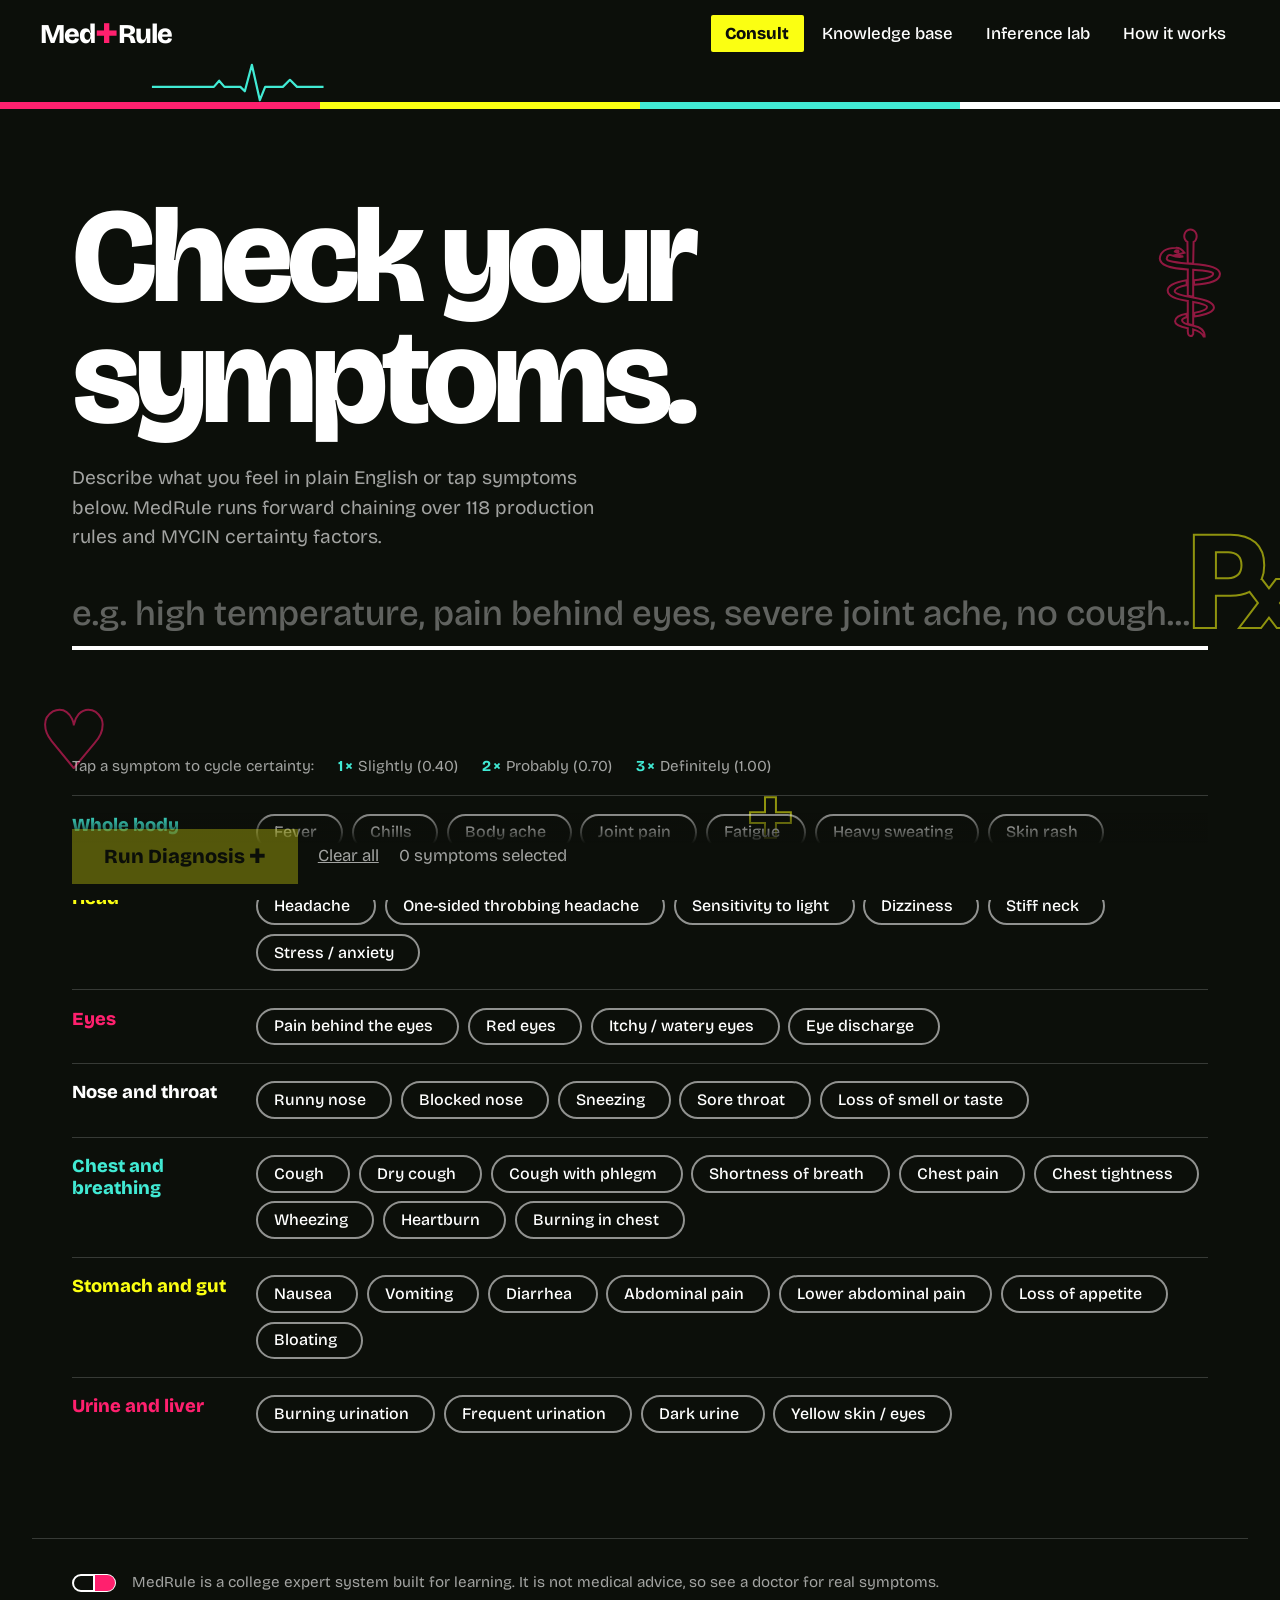
<file: index.html>
<!doctype html>
<html lang="en">
<head>
  <meta charset="utf-8">
  <meta name="viewport" content="width=device-width, initial-scale=1">
  <title>MedRule — Symptom Consult</title>
  <link rel="preconnect" href="https://fonts.googleapis.com">
  <link rel="preconnect" href="https://fonts.gstatic.com" crossorigin>
  <link href="https://fonts.googleapis.com/css2?family=Bricolage+Grotesque:wght@400;500;800&family=DM+Mono:wght@400;500&display=swap" rel="stylesheet">
  <link rel="stylesheet" href="style.css">
</head>
<body>
  <header id="top"></header>

  <main>
    <section class="hero">
      <h1>Check your symptoms.</h1>
      <p class="lede">Describe what you feel in plain English or tap symptoms below. MedRule runs forward chaining over 118 production rules and MYCIN certainty factors.</p>

      <label class="say" for="q">
        <span class="sr">Describe your symptoms</span>
        <input id="q" type="text" autocomplete="off" placeholder="e.g. high temperature, pain behind eyes, severe joint ache, no cough...">
      </label>
      <div class="heard" id="heard" aria-live="polite"></div>
    </section>

    <div class="legend">
      <span>Tap a symptom to cycle certainty:</span>
      <span><b>1×</b> Slightly (0.40)</span>
      <span><b>2×</b> Probably (0.70)</span>
      <span><b>3×</b> Definitely (1.00)</span>
    </div>

    <div id="regions"></div>

    <div class="runbar">
      <button class="run" id="go" type="button" disabled>Run Diagnosis ✚</button>
      <button class="ghost" id="clr" type="button">Clear all</button>
      <span id="count">0 symptoms selected</span>
    </div>

    <section id="out" hidden aria-live="polite"></section>
  </main>

  <script src="kb.js"></script>
  <script src="engine.js"></script>
  <script src="common.js"></script>
  <script>
    const { SYMPTOMS, DISEASES, REGIONS } = window.KB;
    const { run, diagnoses, triage, explain, parse, label } = window.MedEngine;

    const LEVELS = [
      { l: '1', cf: 0.4, tag: 'SLIGHT' },
      { l: '2', cf: 0.7, tag: 'PROBABLE' },
      { l: '3', cf: 1.0, tag: 'DEFINITE' }
    ];
    const REGION_COLORS = ['#41ead4', '#fbff12', '#ff206e', '#ffffff', '#41ead4', '#fbff12', '#ff206e'];

    const picked = {}; // symptom_id -> level index (0, 1, 2)
    let parsedText = { matches: [], negated: [] };

    const qEl = document.getElementById('q');
    const heardEl = document.getElementById('heard');
    const regionsEl = document.getElementById('regions');
    const goBtn = document.getElementById('go');
    const clrBtn = document.getElementById('clr');
    const countEl = document.getElementById('count');
    const outEl = document.getElementById('out');

    // Render symptom pills grouped by body region
    Object.entries(REGIONS).forEach(([region, ids], idx) => {
      const sec = document.createElement('section');
      sec.className = 'region';
      sec.style.setProperty('--c', REGION_COLORS[idx % REGION_COLORS.length]);
      sec.innerHTML = `<h3>${region}</h3><div class="pills">${ids.map(id =>
        `<button type="button" class="pill" data-id="${id}">${SYMPTOMS[id].label}<i></i></button>`
      ).join('')}</div>`;
      regionsEl.appendChild(sec);
    });

    regionsEl.addEventListener('click', e => {
      const btn = e.target.closest('.pill');
      if (!btn) return;
      const id = btn.dataset.id;
      if (picked[id] === undefined) picked[id] = 0;
      else if (picked[id] < 2) picked[id]++;
      else delete picked[id];
      syncPills();
    });

    function syncPills() {
      regionsEl.querySelectorAll('.pill').forEach(btn => {
        const idx = picked[btn.dataset.id];
        if (idx === undefined) {
          btn.removeAttribute('data-l');
          btn.querySelector('i').textContent = '';
        } else {
          btn.setAttribute('data-l', LEVELS[idx].l);
          btn.querySelector('i').textContent = LEVELS[idx].tag;
        }
      });
      updateState();
    }

    qEl.addEventListener('input', () => {
      parsedText = qEl.value.trim() ? parse(qEl.value) : { matches: [], negated: [] };
      heardEl.innerHTML =
        parsedText.matches.map(m =>
          `<span class="chip"><b>${label(m.symptom)}</b> <q>(${m.how} · CF ${m.cf.toFixed(1)})</q></span>`
        ).join('') +
        parsedText.negated.map(n =>
          `<span class="chip no">Ignored: <s>${n}</s></span>`
        ).join('');
      updateState();
    });

    function mergedSymptoms() {
      const syms = {};
      parsedText.matches.forEach(m => { syms[m.symptom] = m.cf; });
      Object.entries(picked).forEach(([id, idx]) => {
        const cf = LEVELS[idx].cf;
        syms[id] = Math.max(cf, syms[id] || 0);
      });
      return syms;
    }

    function updateState() {
      const total = Object.keys(mergedSymptoms()).length;
      countEl.textContent = `${total} symptom${total === 1 ? '' : 's'} active`;
      goBtn.disabled = total === 0;
    }

    clrBtn.addEventListener('click', () => {
      Object.keys(picked).forEach(k => delete picked[k]);
      qEl.value = '';
      parsedText = { matches: [], negated: [] };
      heardEl.innerHTML = '';
      outEl.hidden = true;
      window.setPulse('routine', 0);
      syncPills();
    });

    goBtn.addEventListener('click', () => {
      const syms = mergedSymptoms();
      if (!Object.keys(syms).length) return;
      const res = run(syms);
      const tri = triage(res);
      const ranked = diagnoses(res);

      // Save case to sessionStorage so Inference Lab can replay this exact case
      sessionStorage.setItem('medrule_last_syms', JSON.stringify(syms));

      window.setPulse(tri.level, ranked.length ? ranked[0][1] : 0);

      let alertHtml = '';
      if (tri.level === 'emergency') {
        alertHtml = `<div class="alert"><b>EMERGENCY RED FLAG (CF ${tri.cf.toFixed(2)})</b> Seek immediate emergency medical attention.</div>`;
      } else if (tri.level === 'urgent') {
        alertHtml = `<div class="alert urgent"><b>URGENT WARNING (CF ${tri.cf.toFixed(2)})</b> Consult a doctor today for clinical evaluation.</div>`;
      }

      const listHtml = ranked.length
        ? `<ol class="rank">${ranked.map(([d, cf], i) => `
            <li class="${i === 0 ? 'top' : ''}" style="--i:${i};--cf:${cf.toFixed(3)}">
              <button type="button" class="rowbtn" aria-expanded="${i === 0 ? 'true' : 'false'}">
                <span class="n">0${i + 1}</span>
                <span class="nm">${d}</span>
                <span class="pc">${Math.round(cf * 100)}%</span>
                <span class="bar"><i></i></span>
              </button>
              <div class="why" ${i === 0 ? '' : 'hidden'}>
                <p class="adv">⚕ ${DISEASES[d].advice}</p>
                <pre>${explain(res, d)}</pre>
              </div>
            </li>`).join('')}</ol>`
        : `<p class="empty">No condition crossed the 20% certainty threshold. Add more symptoms to narrow the differential.</p>`;

      outEl.innerHTML = `
        <h2>Differential Diagnosis <small>Forward chaining completed in ${res.cycles} cycle(s) · ${res.trace.length} rules fired · Click any row to inspect MYCIN proof</small></h2>
        ${alertHtml}
        ${listHtml}
        <div class="next"><a href="lab.html">Step through this case in the Inference Lab →</a></div>
      `;
      outEl.hidden = false;
      outEl.scrollIntoView({ behavior: 'smooth' });
    });

    outEl.addEventListener('click', e => {
      const btn = e.target.closest('.rowbtn');
      if (!btn) return;
      const why = btn.nextElementSibling;
      const open = btn.getAttribute('aria-expanded') === 'true';
      btn.setAttribute('aria-expanded', String(!open));
      why.hidden = open;
    });
  </script>
</body>
</html>
</file>
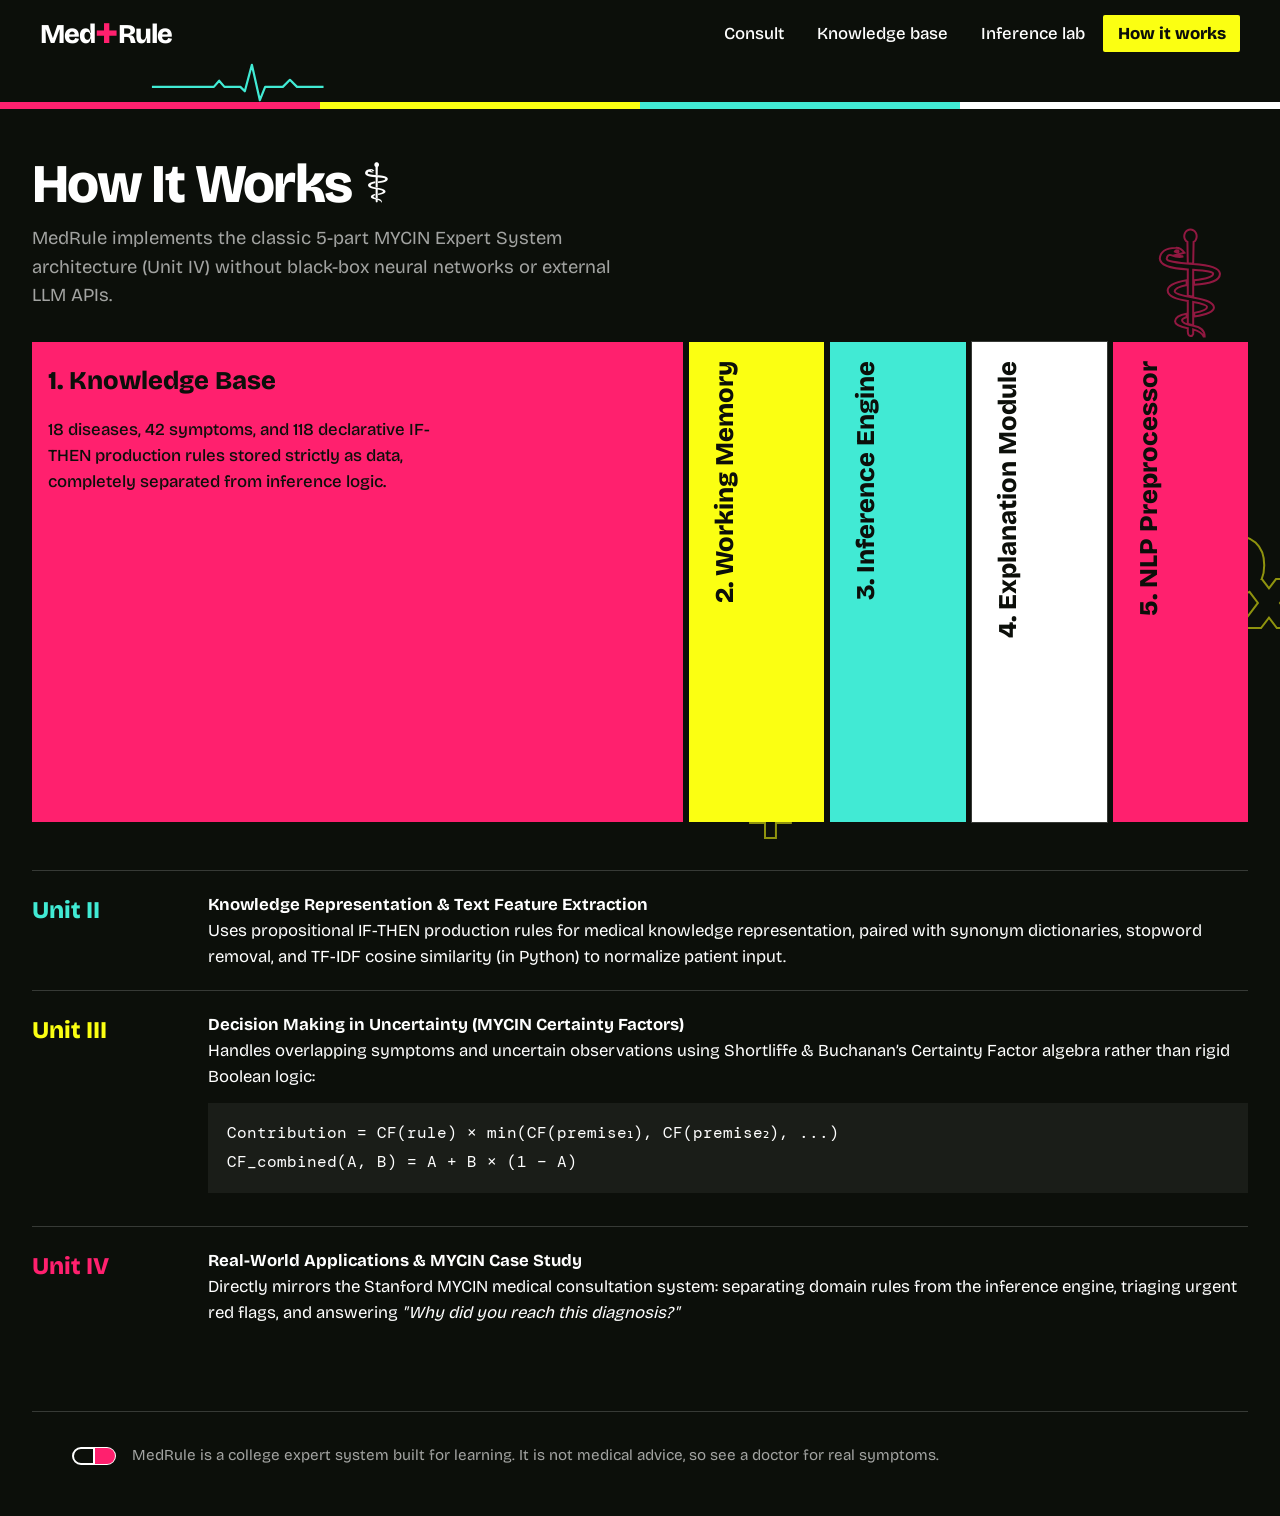
<file: about.html>
<!doctype html>
<html lang="en">
<head>
  <meta charset="utf-8">
  <meta name="viewport" content="width=device-width, initial-scale=1">
  <title>MedRule — Architecture &amp; Syllabus</title>
  <link rel="preconnect" href="https://fonts.googleapis.com">
  <link rel="preconnect" href="https://fonts.gstatic.com" crossorigin>
  <link href="https://fonts.googleapis.com/css2?family=Bricolage+Grotesque:wght@400;500;800&family=DM+Mono:wght@400;500&display=swap" rel="stylesheet">
  <link rel="stylesheet" href="style.css">
</head>
<body>
  <header id="top"></header>

  <main class="pg">
    <h2>How It Works ⚕</h2>
    <p class="sub">MedRule implements the classic 5-part MYCIN Expert System architecture (Unit IV) without black-box neural networks or external LLM APIs.</p>

    <div class="bars" role="group" aria-label="Expert system components">
      <button type="button" class="bar5 open" style="--c:#ff206e">
        <h3>1. Knowledge Base</h3>
        <p>18 diseases, 42 symptoms, and 118 declarative IF-THEN production rules stored strictly as data, completely separated from inference logic.</p>
      </button>
      <button type="button" class="bar5" style="--c:#fbff12">
        <h3>2. Working Memory</h3>
        <p>Dynamic runtime state storing active symptoms, derived intermediate syndromes, and running certainty factors for each hypothesis.</p>
      </button>
      <button type="button" class="bar5" style="--c:#41ead4">
        <h3>3. Inference Engine</h3>
        <p>Data-driven Forward Chaining (Match → Fire → Repeat). Fires all satisfied rules in cycles until no new conclusions can be derived.</p>
      </button>
      <button type="button" class="bar5 w" style="--c:#ffffff">
        <h3>4. Explanation Module</h3>
        <p>Audits the exact chain of fired rules, premise certainty values, and step-by-step MYCIN combination math for full transparency.</p>
      </button>
      <button type="button" class="bar5" style="--c:#ff206e">
        <h3>5. NLP Preprocessor</h3>
        <p>Maps free-text descriptions to canonical symptoms using longest-phrase synonym matching, Levenshtein spell repair, and negation filtering.</p>
      </button>
    </div>

    <section class="map" style="--c:#41ead4">
      <h3>Unit II</h3>
      <div>
        <strong>Knowledge Representation &amp; Text Feature Extraction</strong>
        <p>Uses propositional IF-THEN production rules for medical knowledge representation, paired with synonym dictionaries, stopword removal, and TF-IDF cosine similarity (in Python) to normalize patient input.</p>
      </div>
    </section>

    <section class="map" style="--c:#fbff12">
      <h3>Unit III</h3>
      <div>
        <strong>Decision Making in Uncertainty (MYCIN Certainty Factors)</strong>
        <p>Handles overlapping symptoms and uncertain observations using Shortliffe &amp; Buchanan’s Certainty Factor algebra rather than rigid Boolean logic:</p>
        <div class="formula">
          Contribution = CF(rule) × min(CF(premise₁), CF(premise₂), ...)<br>
          CF_combined(A, B) = A + B × (1 − A)
        </div>
      </div>
    </section>

    <section class="map" style="--c:#ff206e">
      <h3>Unit IV</h3>
      <div>
        <strong>Real-World Applications &amp; MYCIN Case Study</strong>
        <p>Directly mirrors the Stanford MYCIN medical consultation system: separating domain rules from the inference engine, triaging urgent red flags, and answering <em>"Why did you reach this diagnosis?"</em></p>
      </div>
    </section>
  </main>

  <script src="kb.js"></script>
  <script src="engine.js"></script>
  <script src="common.js"></script>
  <script>
    const bars = document.querySelectorAll('.bar5');
    bars.forEach(b => b.addEventListener('click', () => {
      bars.forEach(x => x.classList.remove('open'));
      b.classList.add('open');
    }));
  </script>
</body>
</html>
</file>
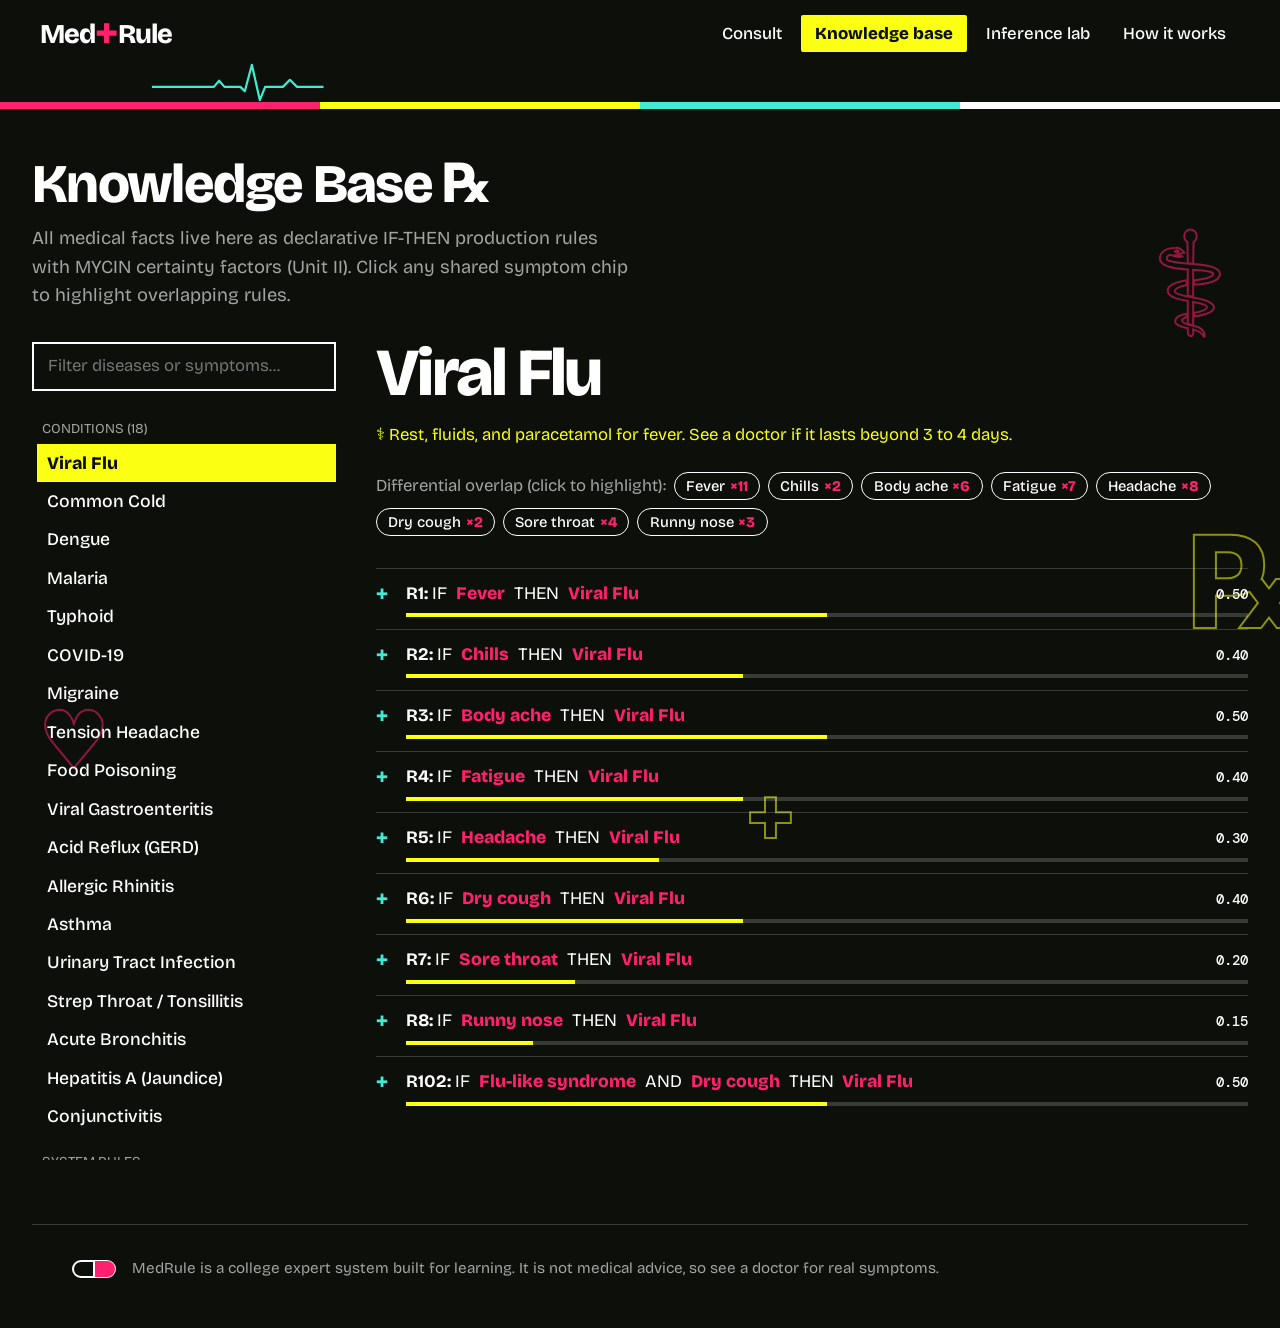
<file: knowledge.html>
<!doctype html>
<html lang="en">
<head>
  <meta charset="utf-8">
  <meta name="viewport" content="width=device-width, initial-scale=1">
  <title>MedRule — Knowledge Base</title>
  <link rel="preconnect" href="https://fonts.googleapis.com">
  <link rel="preconnect" href="https://fonts.gstatic.com" crossorigin>
  <link href="https://fonts.googleapis.com/css2?family=Bricolage+Grotesque:wght@400;500;800&family=DM+Mono:wght@400;500&display=swap" rel="stylesheet">
  <link rel="stylesheet" href="style.css">
</head>
<body>
  <header id="top"></header>

  <main class="pg">
    <h2>Knowledge Base ℞</h2>
    <p class="sub">All medical facts live here as declarative IF-THEN production rules with MYCIN certainty factors (Unit II). Click any shared symptom chip to highlight overlapping rules.</p>

    <div class="kb">
      <aside>
        <input id="filter" class="find" type="search" placeholder="Filter diseases or symptoms...">
        <ul class="idx" id="idx"></ul>
      </aside>

      <section class="panel" id="panel" aria-live="polite"></section>
    </div>
  </main>

  <script src="kb.js"></script>
  <script src="engine.js"></script>
  <script src="common.js"></script>
  <script>
    const { DISEASES, SYMPTOMS } = window.KB;
    const { RULES, label } = window.MedEngine;

    const idxEl = document.getElementById('idx');
    const panelEl = document.getElementById('panel');
    const filterEl = document.getElementById('filter');

    const diseaseNames = Object.keys(DISEASES);
    let activeKey = diseaseNames[0];
    let highlightSym = null;

    function buildIndex(q = '') {
      const query = q.trim().toLowerCase();
      const matchingDiseases = diseaseNames.filter(d => {
        if (!query) return true;
        if (d.toLowerCase().includes(query)) return true;
        return Object.keys(DISEASES[d].symptoms).some(s => SYMPTOMS[s].label.toLowerCase().includes(query));
      });

      idxEl.innerHTML =
        `<li class="sep">CONDITIONS (${matchingDiseases.length})</li>` +
        matchingDiseases.map(d =>
          `<li><button type="button" data-key="${d}" ${d === activeKey ? 'aria-current="true"' : ''}>${d}</button></li>`
        ).join('') +
        `<li class="sep">SYSTEM RULES</li>
         <li><button type="button" data-key="__syndromes__" ${activeKey === '__syndromes__' ? 'aria-current="true"' : ''}>Intermediate Syndromes</button></li>
         <li><button type="button" data-key="__triage__" ${activeKey === '__triage__' ? 'aria-current="true"' : ''}>Emergency &amp; Urgent Triage</button></li>`;
    }

    function formatPremises(premises) {
      return premises.map(p => `<u>${label(p)}</u>`).join(' AND ');
    }

    function renderPanel() {
      if (activeKey === '__syndromes__') {
        const synRules = RULES.filter(r => r.conclusion.startsWith('syndrome:') || r.premises.some(p => p.startsWith('syndrome:')));
        panelEl.innerHTML = `
          <h3>2-Cycle Chaining</h3>
          <p class="adv">These rules derive intermediate syndromes in Cycle 1, which then trigger final diagnoses in Cycle 2.</p>
          ${synRules.map(r => `
            <div class="rl" style="--cf:${r.cf}">
              <div class="t"><strong>${r.id}:</strong> IF ${formatPremises(r.premises)} THEN <u>${label(r.conclusion)}</u></div>
              <div class="cf">${r.cf.toFixed(2)}</div>
              <div class="b"><i></i></div>
            </div>`).join('')}
        `;
        return;
      }

      if (activeKey === '__triage__') {
        const triRules = RULES.filter(r => r.conclusion.startsWith('triage:'));
        panelEl.innerHTML = `
          <h3>Red-Flag Triage</h3>
          <p class="adv">Evaluated in parallel with diagnosis rules to flag emergency or urgent warning combinations.</p>
          ${triRules.map(r => `
            <div class="rl" style="--cf:${r.cf}">
              <div class="t"><strong>${r.id}:</strong> IF ${formatPremises(r.premises)} THEN <u>${label(r.conclusion)}</u></div>
              <div class="cf">${r.cf.toFixed(2)}</div>
              <div class="b"><i></i></div>
            </div>`).join('')}
        `;
        return;
      }

      const info = DISEASES[activeKey];
      const condRules = RULES.filter(r => r.conclusion === 'dx:' + activeKey);

      // Find other diseases sharing symptoms with this one
      const mySyms = Object.keys(info.symptoms);
      const sharedCounts = {};
      mySyms.forEach(s => {
        const count = diseaseNames.filter(d => s in DISEASES[d].symptoms).length;
        if (count > 1) sharedCounts[s] = count;
      });

      panelEl.innerHTML = `
        <h3>${activeKey}</h3>
        <p class="adv">⚕ ${info.advice}</p>
        <div class="shares">
          <span>Differential overlap (click to highlight):</span>
          ${Object.entries(sharedCounts).map(([s, c]) =>
            `<button type="button" data-sym="${s}" style="${highlightSym === s ? 'background:var(--yel);color:var(--ink);border-color:var(--yel)' : ''}">
              ${SYMPTOMS[s].label}<em>×${c}</em>
            </button>`
          ).join('')}
        </div>
        ${condRules.map(r => {
          const isHot = highlightSym && r.premises.includes(highlightSym);
          return `
            <div class="rl ${isHot ? 'hot' : ''}" style="--cf:${r.cf}">
              <div class="t"><strong>${r.id}:</strong> IF ${formatPremises(r.premises)} THEN <u>${activeKey}</u></div>
              <div class="cf">${r.cf.toFixed(2)}</div>
              <div class="b"><i></i></div>
            </div>`;
        }).join('')}
      `;
    }

    idxEl.addEventListener('click', e => {
      const btn = e.target.closest('button[data-key]');
      if (!btn) return;
      activeKey = btn.dataset.key;
      highlightSym = null;
      buildIndex(filterEl.value);
      renderPanel();
    });

    panelEl.addEventListener('click', e => {
      const btn = e.target.closest('button[data-sym]');
      if (!btn) return;
      const s = btn.dataset.sym;
      highlightSym = highlightSym === s ? null : s;
      renderPanel();
    });

    filterEl.addEventListener('input', () => buildIndex(filterEl.value));

    buildIndex();
    renderPanel();
  </script>
</body>
</html>
</file>
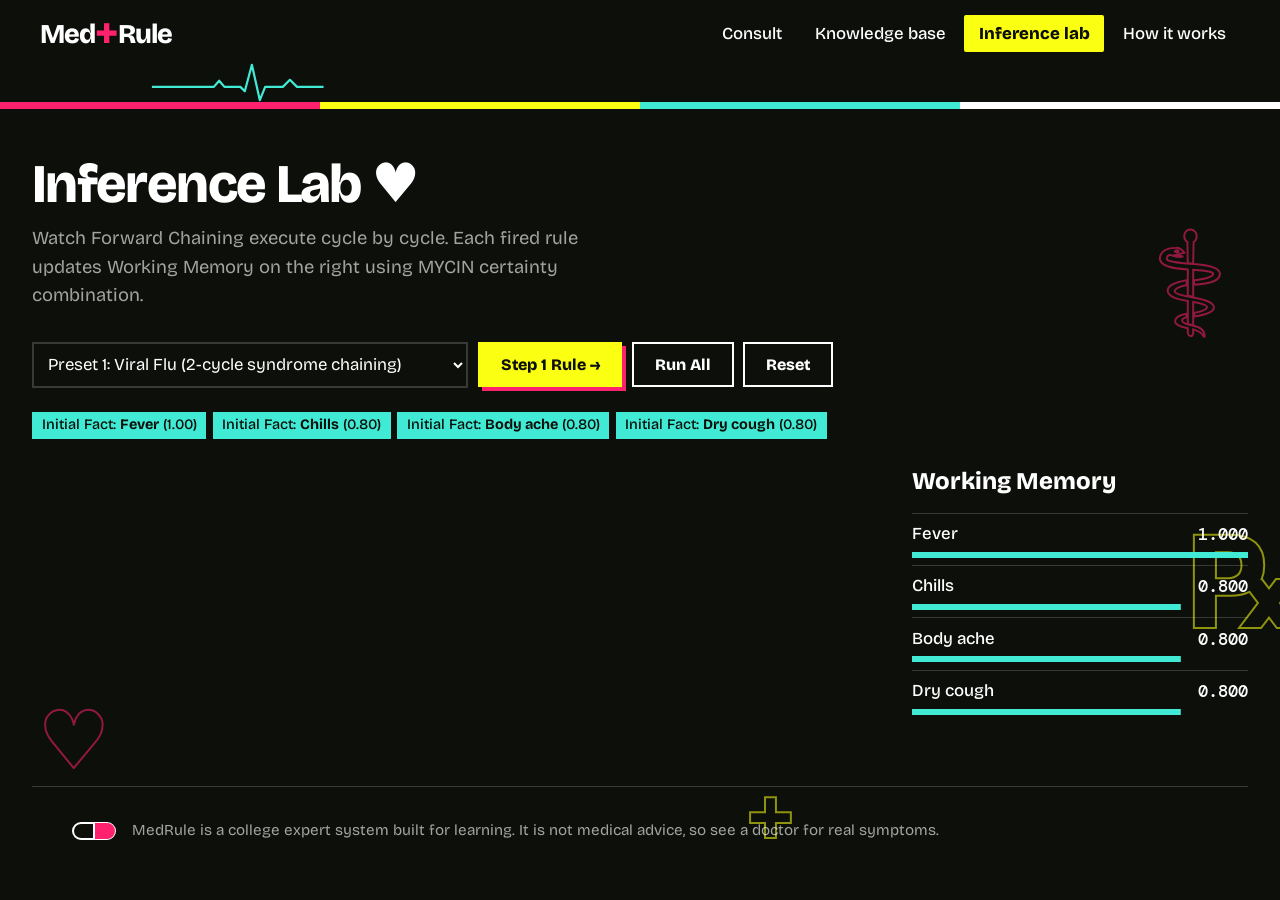
<file: lab.html>
<!doctype html>
<html lang="en">
<head>
  <meta charset="utf-8">
  <meta name="viewport" content="width=device-width, initial-scale=1">
  <title>MedRule — Inference Lab</title>
  <link rel="preconnect" href="https://fonts.googleapis.com">
  <link rel="preconnect" href="https://fonts.gstatic.com" crossorigin>
  <link href="https://fonts.googleapis.com/css2?family=Bricolage+Grotesque:wght@400;500;800&family=DM+Mono:wght@400;500&display=swap" rel="stylesheet">
  <link rel="stylesheet" href="style.css">
</head>
<body>
  <header id="top"></header>

  <main class="pg">
    <h2>Inference Lab ♥</h2>
    <p class="sub">Watch Forward Chaining execute cycle by cycle. Each fired rule updates Working Memory on the right using MYCIN certainty combination.</p>

    <div class="ctl">
      <select id="preset" aria-label="Choose preset case">
        <option value="last">Last Consult Case (from home page)</option>
        <option value="flu">Preset 1: Viral Flu (2-cycle syndrome chaining)</option>
        <option value="dengue">Preset 2: Dengue + Urgent Triage</option>
        <option value="emergency">Preset 3: Chest Pain + Breathlessness (Emergency)</option>
        <option value="gastro">Preset 4: Food Poisoning vs Viral Gastro</option>
      </select>
      <button class="btn go" id="stepBtn" type="button">Step 1 Rule →</button>
      <button class="btn" id="allBtn" type="button">Run All</button>
      <button class="btn" id="resetBtn" type="button">Reset</button>
    </div>

    <div class="facts" id="initialFacts"></div>

    <div class="lab">
      <div>
        <ul class="feed" id="feed"></ul>
      </div>

      <aside class="wm">
        <h3>Working Memory</h3>
        <div class="wmr" id="wmList"></div>
      </aside>
    </div>
  </main>

  <script src="kb.js"></script>
  <script src="engine.js"></script>
  <script src="common.js"></script>
  <script>
    const { run, label, triage } = window.MedEngine;

    const PRESETS = {
      flu: { fever: 1.0, chills: 0.8, body_ache: 0.8, dry_cough: 0.8 },
      dengue: { fever: 1.0, eye_pain: 0.8, joint_pain: 0.8, rash: 0.8 },
      emergency: { chest_pain: 1.0, shortness_of_breath: 1.0 },
      gastro: { vomiting: 0.8, diarrhea: 0.8, abdominal_pain: 0.8, fever: 0.7 }
    };

    const presetEl = document.getElementById('preset');
    const stepBtn = document.getElementById('stepBtn');
    const allBtn = document.getElementById('allBtn');
    const resetBtn = document.getElementById('resetBtn');
    const initEl = document.getElementById('initialFacts');
    const feedEl = document.getElementById('feed');
    const wmEl = document.getElementById('wmList');

    let initialSyms = {};
    let fullTrace = [];
    let pointer = 0;
    let liveWM = {};
    let lastCycle = 0;

    function loadCase(key) {
      if (key === 'last') {
        const saved = sessionStorage.getItem('medrule_last_syms');
        initialSyms = saved ? JSON.parse(saved) : PRESETS.flu;
        if (!saved) presetEl.value = 'flu';
      } else {
        initialSyms = PRESETS[key];
      }

      const sim = run(initialSyms);
      fullTrace = sim.trace;
      pointer = 0;
      liveWM = { ...initialSyms };
      lastCycle = 0;

      initEl.innerHTML = Object.entries(initialSyms)
        .map(([s, cf]) => `<span>Initial Fact: <strong>${label(s)}</strong> (${cf.toFixed(2)})</span>`)
        .join('');

      feedEl.innerHTML = '';
      stepBtn.disabled = fullTrace.length === 0;
      allBtn.disabled = fullTrace.length === 0;
      window.setPulse('routine', 0);
      renderWM(null);
    }

    function renderWM(updatedFact) {
      const entries = Object.entries(liveWM).sort((a, b) => b[1] - a[1]);
      const topDx = entries.find(([f]) => f.startsWith('dx:'));

      wmEl.innerHTML = entries.map(([fact, cf]) => {
        const cls = [
          fact === updatedFact ? 'flash' : '',
          fact.startsWith('triage:') ? 'tri' : '',
          fact.startsWith('syndrome:') ? 'syn' : '',
          topDx && fact === topDx[0] ? 'lead' : ''
        ].filter(Boolean).join(' ');

        return `
          <div class="${cls}" style="--cf:${cf.toFixed(3)}">
            <span>${label(fact)}<b>${cf.toFixed(3)}</b></span>
            <em></em>
          </div>`;
      }).join('');
    }

    function stepOnce() {
      if (pointer >= fullTrace.length) return;
      const s = fullTrace[pointer++];

      if (s.cycle !== lastCycle) {
        lastCycle = s.cycle;
        feedEl.insertAdjacentHTML('beforeend', `<li class="cyc">Cycle ${s.cycle}</li>`);
      }

      liveWM[s.rule.conclusion] = s.after;

      const premHtml = s.rule.premises.map(p => `<u>${label(p)}</u>`).join(' AND ');
      const mathStr = s.before === undefined
        ? `${s.rule.cf.toFixed(2)} × ${Math.min(...Object.values(s.pc)).toFixed(2)} = ${s.after.toFixed(3)}`
        : `${s.before.toFixed(3)} + ${s.contrib.toFixed(3)} × (1 − ${s.before.toFixed(3)}) = ${s.after.toFixed(3)}`;

      feedEl.insertAdjacentHTML('beforeend', `
        <li class="fr">
          <div class="t"><span class="r">${s.rule.id}</span>IF ${premHtml} THEN <u>${label(s.rule.conclusion)}</u></div>
          <code>${mathStr}</code>
        </li>`);

      renderWM(s.rule.conclusion);

      if (pointer >= fullTrace.length) {
        stepBtn.disabled = true;
        allBtn.disabled = true;
        const tri = triage({ wm: liveWM });
        const top = Object.entries(liveWM).filter(([f]) => f.startsWith('dx:')).sort((a, b) => b[1] - a[1])[0];
        window.setPulse(tri.level, top ? top[1] : 0);
      }
    }

    presetEl.addEventListener('change', () => loadCase(presetEl.value));
    stepBtn.addEventListener('click', stepOnce);
    allBtn.addEventListener('click', () => { while (pointer < fullTrace.length) stepOnce(); });
    resetBtn.addEventListener('click', () => loadCase(presetEl.value));

    loadCase('last');
  </script>
</body>
</html>
</file>
<file: style.css>
:root{--ink:#0c0f0a;--pink:#ff206e;--yel:#fbff12;--teal:#41ead4;--wh:#fff;--dim:rgba(255,255,255,.62);--line:rgba(255,255,255,.18);
--f:'Bricolage Grotesque','Arial Black',system-ui,sans-serif;--m:'DM Mono',ui-monospace,Menlo,Consolas,monospace;--pulse:var(--teal);--beat:7s}
*{box-sizing:border-box;margin:0;padding:0}
html{scroll-behavior:smooth}
body{background:var(--ink);color:var(--wh);font:400 1.05rem/1.55 var(--f);min-height:100vh;overflow-x:hidden}
a{color:inherit}
:focus-visible{outline:3px solid var(--yel);outline-offset:3px}
.sr{position:absolute;left:-9999px}
main,footer{position:relative;z-index:1;max-width:76rem;margin:0 auto;padding:0 clamp(1rem,4vw,2.5rem)}

/* header: palette bar + live pulse */
#top{position:sticky;top:0;z-index:20;background:var(--ink);display:flex;flex-wrap:wrap;align-items:center;justify-content:space-between;gap:.5rem 2rem;padding:.8rem clamp(1rem,4vw,2.5rem) 0}
#top::after{content:'';position:absolute;left:0;right:0;bottom:0;height:7px;background:linear-gradient(90deg,var(--pink) 0 25%,var(--yel) 25% 50%,var(--teal) 50% 75%,var(--wh) 75%)}
.brand{font-weight:800;font-size:1.7rem;letter-spacing:-.03em;text-decoration:none}
.brand b{color:var(--pink);display:inline-block;transition:transform .5s}
.brand:hover b{transform:rotate(180deg)}
#top nav{display:flex;gap:.25rem}
#top nav a{padding:.35rem .9rem;text-decoration:none;font-weight:500;border-radius:2px;transition:background .15s,color .15s}
#top nav a:hover{background:var(--line)}
#top nav a.on{background:var(--yel);color:var(--ink);font-weight:800}
.ecg{flex-basis:100%;height:46px;overflow:hidden;-webkit-mask-image:linear-gradient(90deg,transparent,#000 8%,#000 92%,transparent);mask-image:linear-gradient(90deg,transparent,#000 8%,#000 92%,transparent)}
.ecg div{width:max-content;animation:beat var(--beat) linear infinite}
.ecg svg{display:block;height:46px}
.ecg path{fill:none;stroke:var(--pulse);stroke-width:2.5;stroke-linejoin:round;transition:stroke .6s}
@keyframes beat{to{transform:translateX(-50%)}}

/* medical glyphs drifting behind the page */
.glyphs{position:fixed;inset:0;z-index:0;pointer-events:none;overflow:hidden}
.glyphs span{position:absolute;font-weight:800;line-height:1;color:transparent;-webkit-text-stroke:2px var(--c);opacity:.55;will-change:transform}
@media(max-width:760px){.glyphs span:nth-child(n+3){display:none}}

/* consult */
.hero{padding:clamp(2.5rem,7vw,5.5rem) 0 1.5rem}
h1{font-weight:800;font-size:clamp(3.2rem,10.5vw,9rem);line-height:.9;letter-spacing:-.045em;max-width:12ch}
.lede{max-width:34rem;margin:1.5rem 0 2rem;color:var(--dim);font-size:1.2rem}
.say{display:block}
.say input{width:100%;background:transparent;border:0;border-bottom:4px solid var(--wh);color:var(--wh);font:500 clamp(1.3rem,3.2vw,2.2rem)/1.3 var(--f);padding:.4rem 0 .6rem;border-radius:0;transition:border-color .2s}
.say input::placeholder{color:rgba(255,255,255,.35)}
.say input:focus{outline:0;border-color:var(--teal)}
.heard{display:flex;flex-wrap:wrap;gap:.5rem;min-height:2.6rem;margin-top:1rem}
.chip{display:inline-flex;gap:.5rem;align-items:center;background:var(--yel);color:var(--ink);padding:.2rem .7rem;font-weight:500;font-size:.92rem;animation:pop .25s}
.chip q{quotes:none;opacity:.7}.chip b{font-weight:800}
.chip.no{background:transparent;color:var(--dim);border:1px dashed var(--dim)}.chip.no s{text-decoration-color:var(--pink);text-decoration-thickness:2px}
@keyframes pop{from{transform:scale(.85);opacity:0}}
.legend{display:flex;flex-wrap:wrap;gap:.4rem 1.5rem;color:var(--dim);font-size:.95rem;padding:1.5rem 0 1rem}
.legend b{color:var(--teal);letter-spacing:.1em}
.region{display:grid;grid-template-columns:10rem 1fr;gap:.5rem 1.5rem;padding:1.1rem 0;border-top:1px solid var(--line)}
.region h3{font-weight:800;font-size:1.15rem;line-height:1.2;color:var(--c)}
.pills{display:flex;flex-wrap:wrap;gap:.55rem}
.pill{font:500 1rem/1 var(--f);color:var(--wh);background:transparent;border:2px solid rgba(255,255,255,.55);border-radius:999px;padding:.55em 1em;cursor:pointer;display:inline-flex;gap:.5em;align-items:center;transition:transform .15s,background .15s,border-color .15s,color .15s}
.pill:hover{transform:translateY(-2px) rotate(-1.2deg);border-color:var(--teal)}
.pill i{font-style:normal;font-size:.7em;letter-spacing:.05em;min-width:0;opacity:0;width:0;overflow:hidden;transition:.2s}
.pill[data-l]{border-color:var(--teal)}
.pill[data-l="1"]{color:var(--teal)}
.pill[data-l="2"]{background:var(--teal);color:var(--ink);font-weight:800}
.pill[data-l="3"]{background:var(--pink);border-color:var(--pink);color:var(--ink);font-weight:800}
.pill[data-l] i{opacity:1;width:auto}
.runbar{position:sticky;bottom:0;z-index:15;display:flex;align-items:center;gap:1.25rem;padding:1rem 0;background:linear-gradient(transparent,var(--ink) 35%)}
.run{font:800 1.25rem/1 var(--f);background:var(--yel);color:var(--ink);border:0;padding:1.1rem 2rem;cursor:pointer;box-shadow:6px 6px 0 var(--pink);transition:transform .12s,box-shadow .12s}
.run:hover:not(:disabled){transform:translate(-2px,-2px);box-shadow:9px 9px 0 var(--pink)}
.run:active:not(:disabled){transform:translate(5px,5px);box-shadow:1px 1px 0 var(--pink)}
.run:disabled{opacity:.3;box-shadow:none;cursor:not-allowed}
.ghost{background:none;border:0;color:var(--dim);font:inherit;text-decoration:underline;cursor:pointer}
#count{color:var(--dim)}

/* results */
#out{padding:3rem 0 4rem;scroll-margin-top:6rem}
#out h2,.pg h2{font-weight:800;font-size:clamp(2rem,5vw,3.4rem);letter-spacing:-.03em;line-height:1}
#out h2 small{display:block;font-size:1rem;font-weight:400;color:var(--dim);letter-spacing:0;margin-top:.5rem}
.alert{border:4px solid var(--pink);margin:2.4rem 0 1rem;padding:1.4rem 1.25rem 1rem;position:relative;font-size:1.15rem}
.alert::before{content:'';position:absolute;left:-4px;right:-4px;top:-4px;height:12px;background:repeating-linear-gradient(-45deg,var(--pink) 0 10px,var(--ink) 10px 20px)}
.alert b{font-weight:800;color:var(--pink);margin-right:.6rem;font-size:1.3rem}
.alert.urgent{border-color:var(--yel)}.alert.urgent::before{background:repeating-linear-gradient(-45deg,var(--yel) 0 10px,var(--ink) 10px 20px)}.alert.urgent b{color:var(--yel)}
.rank{list-style:none;margin-top:1.5rem}
.rank li{border-top:1px solid var(--line)}
.rowbtn{all:unset;box-sizing:border-box;cursor:pointer;display:grid;grid-template-columns:3.2rem 1fr 5.5rem;grid-template-areas:"n nm pc" ". bar pc";align-items:center;width:100%;padding:1rem 0;transition:padding .2s}
.rowbtn:hover{padding-left:.8rem}
.rowbtn:focus-visible{outline:3px solid var(--yel)}
.rowbtn .n{grid-area:n;font-weight:800;font-size:1.6rem;color:transparent;-webkit-text-stroke:1.5px var(--wh)}
.rowbtn .nm{grid-area:nm;font-weight:800;font-size:clamp(1.4rem,3.4vw,2.3rem);letter-spacing:-.02em;line-height:1.1}
.rowbtn .pc{grid-area:pc;text-align:right;font-weight:800;font-size:clamp(1.5rem,3.4vw,2.4rem)}
.bar{grid-area:bar;height:12px;margin-top:.5rem;background:rgba(255,255,255,.1);overflow:hidden}
.bar i{display:block;height:100%;background:var(--teal);transform-origin:left;transform:scaleX(var(--cf));animation:grow 1s cubic-bezier(.2,.8,.2,1) both;animation-delay:calc(var(--i)*80ms)}
li.top .bar i{background:var(--pink)}li.top .pc{color:var(--pink)}
@keyframes grow{from{transform:scaleX(0)}}
.why{padding:0 0 1.5rem 3.2rem}
.why .adv{color:var(--yel);margin-bottom:.8rem;max-width:44rem}
pre{font:400 .82rem/1.6 var(--m);background:rgba(255,255,255,.06);padding:1rem;overflow-x:auto;white-space:pre}
.next{margin-top:2rem}.next a{font-weight:800;background:var(--teal);color:var(--ink);padding:.7rem 1.2rem;text-decoration:none;display:inline-block;transition:transform .12s}
.next a:hover{transform:rotate(-1.5deg) scale(1.03)}
.empty{margin-top:1.5rem;color:var(--dim)}

/* inner pages */
.pg{padding:3rem 0 4rem}
.pg>p.sub{color:var(--dim);max-width:38rem;margin:.8rem 0 2rem;font-size:1.15rem}
.kb{display:grid;grid-template-columns:19rem 1fr;gap:2.5rem;align-items:start}
.find{width:100%;background:transparent;border:2px solid var(--wh);color:var(--wh);font:inherit;padding:.6rem .9rem;margin-bottom:.8rem;border-radius:0}
.find:focus{outline:0;border-color:var(--teal)}
.idx{list-style:none;position:sticky;top:7rem;max-height:calc(100vh - 9rem);overflow:auto}
.idx button{all:unset;box-sizing:border-box;display:block;width:100%;cursor:pointer;padding:.35rem .6rem;font-weight:500;font-size:1.1rem;border-left:5px solid transparent;transition:.15s}
.idx button:hover{border-color:var(--pink);padding-left:1rem}
.idx button:focus-visible{outline:3px solid var(--yel)}
.idx button[aria-current]{background:var(--yel);color:var(--ink);font-weight:800;border-color:var(--ink)}
.idx .sep{margin:.9rem 0 .3rem;padding-left:.6rem;color:var(--dim);font-size:.85rem}
.panel h3{font-weight:800;font-size:clamp(2.2rem,5.5vw,4.2rem);letter-spacing:-.04em;line-height:.95}
.panel .adv{margin:1rem 0 1.5rem;max-width:40rem;color:var(--yel)}
.shares{display:flex;flex-wrap:wrap;gap:.5rem;margin:0 0 2rem;align-items:center;color:var(--dim)}
.shares button{font:500 .92rem var(--f);background:none;color:var(--wh);border:1px solid var(--wh);padding:.25rem .7rem;border-radius:999px;cursor:pointer;transition:.15s}
.shares button:hover{background:var(--teal);color:var(--ink);border-color:var(--teal)}
.shares button em{font-style:normal;color:var(--pink);font-weight:800;margin-left:.3rem}
.rl{display:grid;grid-template-columns:1.4rem 1fr 3.2rem;gap:0 .5rem;padding:.7rem 0;border-top:1px solid var(--line);align-items:baseline}
.rl::before{content:'✚';color:var(--teal);font-size:.9rem}
.rl .t{font-size:1.1rem}.rl .t u{text-decoration:none;color:var(--pink);font-weight:800;margin:0 .3rem}
.rl .cf{text-align:right;font:500 .9rem var(--m)}
.rl .b{grid-column:2/4;height:4px;background:var(--line);margin-top:.4rem}.rl .b i{display:block;height:100%;background:var(--yel);width:calc(var(--cf)*100%)}
.rl.hot .t{background:linear-gradient(transparent 62%,rgba(251,255,18,.55) 62%)}

.lab{display:grid;grid-template-columns:1fr 21rem;gap:3rem;align-items:start}
.ctl{display:flex;flex-wrap:wrap;gap:.6rem;margin:1.5rem 0;align-items:center}
.btn{font:800 1rem var(--f);padding:.7rem 1.3rem;border:2px solid var(--wh);background:transparent;color:var(--wh);cursor:pointer;transition:.12s}
.btn:hover{background:var(--wh);color:var(--ink)}
.btn.go{background:var(--yel);border-color:var(--yel);color:var(--ink);box-shadow:4px 4px 0 var(--pink)}
.btn.go:hover{transform:translate(-1px,-1px)}
.ctl select{font:inherit;background:var(--ink);color:var(--wh);border:2px solid var(--line);padding:.6rem}
.facts{display:flex;flex-wrap:wrap;gap:.4rem;margin-bottom:1.5rem}
.facts span{background:var(--teal);color:var(--ink);padding:.15rem .6rem;font-weight:500;font-size:.9rem}
.feed{list-style:none}
.cyc{margin:1.8rem 0 .4rem;font-weight:800;color:var(--pink);font-size:1.4rem;display:flex;gap:1rem;align-items:center}
.cyc::after{content:'';flex:1;height:2px;background:var(--pink)}
.fr{padding:.55rem 0;border-top:1px solid var(--line);animation:slide .35s}
.fr .r{display:inline-block;background:var(--wh);color:var(--ink);font:500 .8rem var(--m);padding:.05rem .4rem;margin-right:.5rem}
.fr .t u{text-decoration:none;color:var(--pink);font-weight:800}
.fr code{display:block;font:400 .8rem/1.5 var(--m);color:var(--teal);margin-top:.15rem}
@keyframes slide{from{opacity:0;transform:translateX(-14px)}}
.wm{position:sticky;top:7rem}
.wm h3{font-weight:800;font-size:1.5rem;margin-bottom:.8rem}
.wmr{display:flex;flex-direction:column}
.wmr div{padding:.45rem 0;border-top:1px solid var(--line);transition:order .5s}
.wmr div.flash{animation:flash .8s}
.wmr span{display:flex;justify-content:space-between;font-weight:500;gap:.5rem}.wmr b{font-family:var(--m);font-weight:500}
.wmr em{display:block;height:6px;background:var(--teal);margin-top:.3rem;transform-origin:left;transform:scaleX(var(--cf));transition:transform .5s}
.wmr div.tri em{background:var(--pink)}.wmr div.syn em{background:var(--yel)}
.wmr div.lead span{color:var(--pink);font-weight:800}.wmr div.lead em{background:var(--pink)}
@keyframes flash{from{background:rgba(251,255,18,.35)}}

.bars{display:flex;gap:6px;height:min(30rem,70vh);margin:2rem 0 3rem}
.bar5{flex:1;min-width:3.4rem;background:var(--c);color:var(--ink);padding:1.2rem 1rem;cursor:pointer;transition:flex .45s cubic-bezier(.2,.8,.2,1);overflow:hidden;display:flex;flex-direction:column;gap:1rem;border:0;text-align:left;font:inherit}
.bar5:hover,.bar5:focus-visible,.bar5.open{flex:6}
.bar5 h3{font-weight:800;font-size:1.6rem;writing-mode:vertical-rl;transform:rotate(180deg);white-space:nowrap;align-self:flex-start;transition:.3s}
.bar5:hover h3,.bar5:focus-visible h3,.bar5.open h3{writing-mode:horizontal-tb;transform:none}
.bar5 p{opacity:0;transition:opacity .3s .15s;max-width:26rem;font-weight:500}
.bar5:hover p,.bar5:focus-visible p,.bar5.open p{opacity:1}
.bar5.w{outline:1px solid var(--line)}
.map{border-top:1px solid var(--line);display:grid;grid-template-columns:9rem 1fr;gap:1rem 2rem;padding:1.3rem 0}
.map h3{font-weight:800;font-size:1.5rem;color:var(--c)}
.formula{font:400 1rem/1.8 var(--m);background:rgba(255,255,255,.06);padding:1rem 1.2rem;margin:.8rem 0;overflow-x:auto}
footer{padding-top:2rem;padding-bottom:3rem;color:var(--dim);font-size:.95rem;display:flex;gap:1rem;align-items:center;border-top:1px solid var(--line)}
footer svg{flex:none}

@media(max-width:820px){.kb,.lab{grid-template-columns:1fr}.idx{position:static;max-height:14rem}.wm{position:static}.region,.map{grid-template-columns:1fr}
.bars{flex-direction:column;height:auto}.bar5{flex:none;min-height:4.5rem}.bar5 h3{writing-mode:horizontal-tb;transform:none}.bar5 p{opacity:1;display:none}.bar5:hover p,.bar5:focus-visible p,.bar5.open p{display:block}.bar5:hover,.bar5:focus-visible,.bar5.open{flex:none}}
@media(prefers-reduced-motion:reduce){*{animation:none!important;transition:none!important}.glyphs span{transform:none!important}}
</file>
